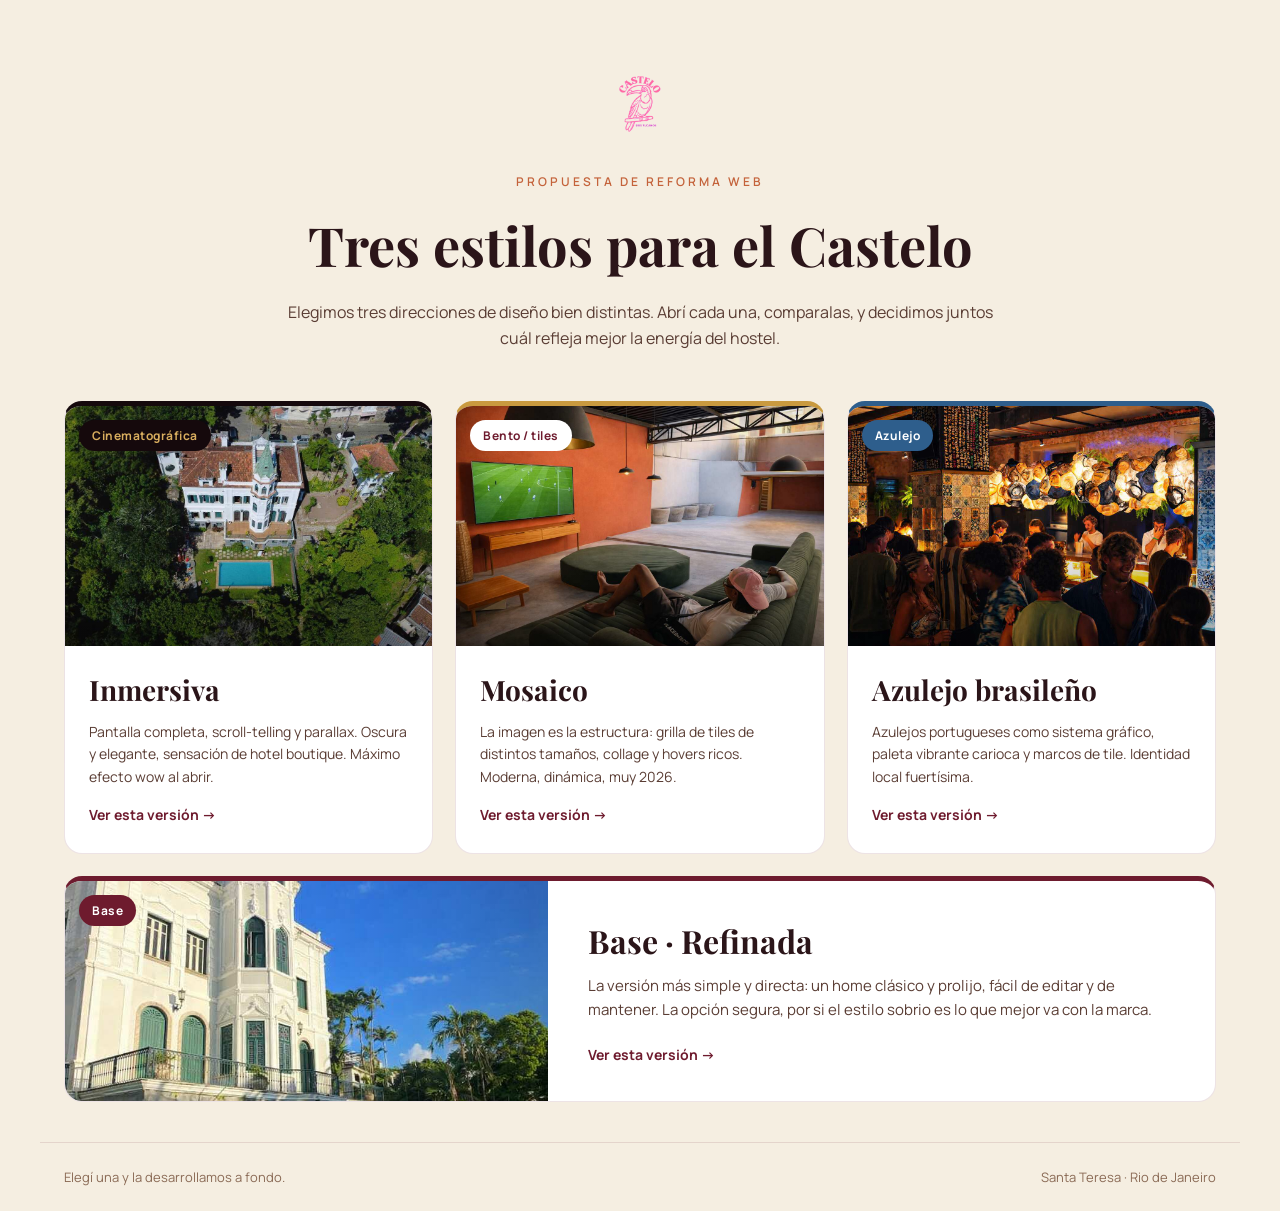
<file: index.html>
<!DOCTYPE html>
<html lang="es">
<head>
<meta charset="utf-8">
<meta name="viewport" content="width=device-width, initial-scale=1">
<title>Castelo dos Tucanos — Propuestas de diseño</title>
<link rel="preconnect" href="https://fonts.googleapis.com">
<link rel="preconnect" href="https://fonts.gstatic.com" crossorigin>
<link href="https://fonts.googleapis.com/css2?family=Playfair+Display:wght@600;700&family=Manrope:wght@400;500;600;700&display=swap" rel="stylesheet">
<link rel="stylesheet" href="assets/css/versiones.css">
</head>
<body class="sel">

<header class="sel-top">
  <img src="images/logopng.png" alt="Castelo dos Tucanos" class="sel-logo">
  <span class="sel-eyebrow">Propuesta de reforma web</span>
  <h1>Tres estilos para el Castelo</h1>
  <p>Elegimos tres direcciones de diseño bien distintas. Abrí cada una, comparalas, y decidimos juntos cuál refleja mejor la energía del hostel.</p>
</header>

<main class="sel-grid">

  <a class="sel-card card-imm" href="inmersiva.html">
    <div class="sel-thumb" style="background-image:url('images/hero.jpg')"><span class="sel-tagimm">Cinematográfica</span></div>
    <div class="sel-body">
      <h2>Inmersiva</h2>
      <p>Pantalla completa, scroll-telling y parallax. Oscura y elegante, sensación de hotel boutique. Máximo efecto wow al abrir.</p>
      <span class="sel-go">Ver esta versión →</span>
    </div>
  </a>

  <a class="sel-card card-mos" href="mosaico.html">
    <div class="sel-thumb" style="background-image:url('images/house.jpg')"><span class="sel-tagmos">Bento / tiles</span></div>
    <div class="sel-body">
      <h2>Mosaico</h2>
      <p>La imagen es la estructura: grilla de tiles de distintos tamaños, collage y hovers ricos. Moderna, dinámica, muy 2026.</p>
      <span class="sel-go">Ver esta versión →</span>
    </div>
  </a>

  <a class="sel-card card-azu" href="azulejo.html">
    <div class="sel-thumb" style="background-image:url('images/bar.jpg')"><span class="sel-tagazu">Azulejo</span></div>
    <div class="sel-body">
      <h2>Azulejo brasileño</h2>
      <p>Azulejos portugueses como sistema gráfico, paleta vibrante carioca y marcos de tile. Identidad local fuertísima.</p>
      <span class="sel-go">Ver esta versión →</span>
    </div>
  </a>

  <a class="sel-card sel-wide card-base" href="base.html">
    <div class="sel-thumb" style="background-image:url('images/castelo.jpg')"><span class="sel-tagbase">Base</span></div>
    <div class="sel-body">
      <h2>Base · Refinada</h2>
      <p>La versión más simple y directa: un home clásico y prolijo, fácil de editar y de mantener. La opción segura, por si el estilo sobrio es lo que mejor va con la marca.</p>
      <span class="sel-go">Ver esta versión →</span>
    </div>
  </a>

</main>

<footer class="sel-foot">
  <span>Elegí una y la desarrollamos a fondo.</span>
  <span>Santa Teresa · Rio de Janeiro</span>
</footer>

</body>
</html>
</file>
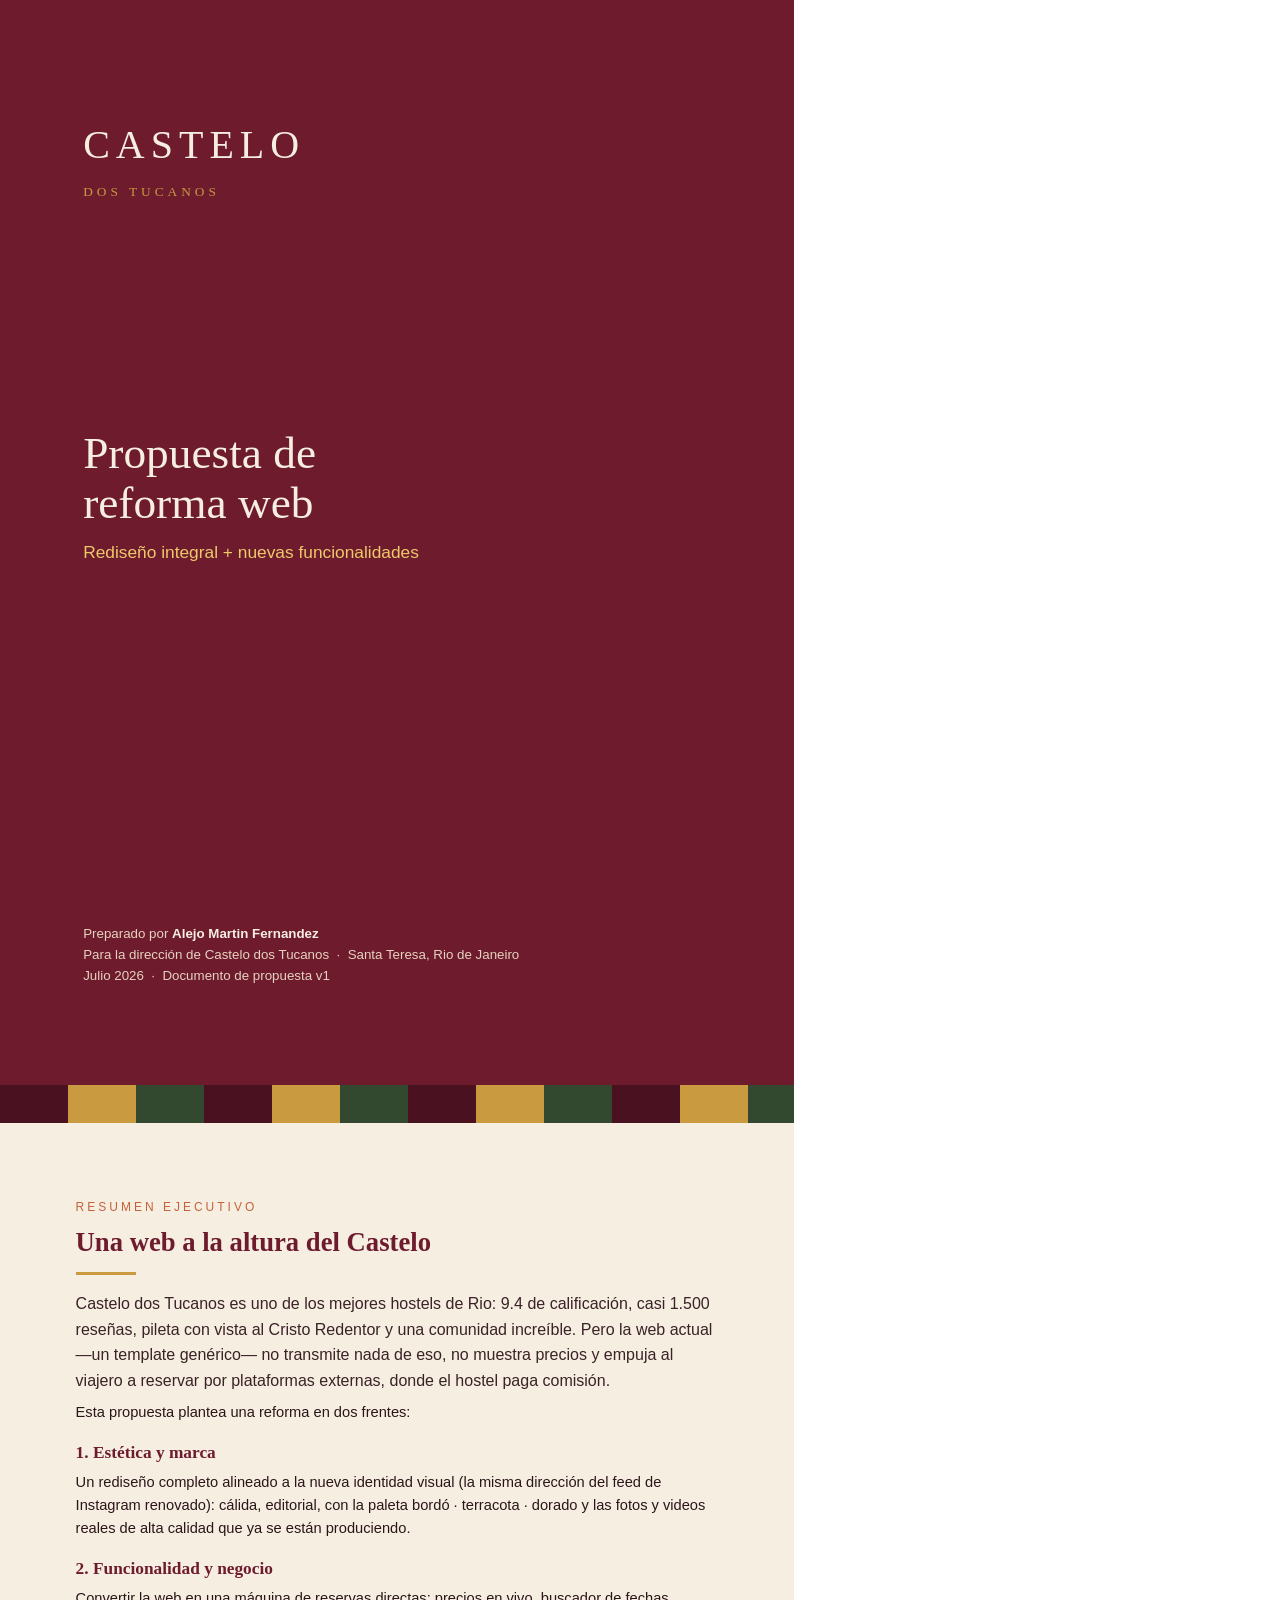
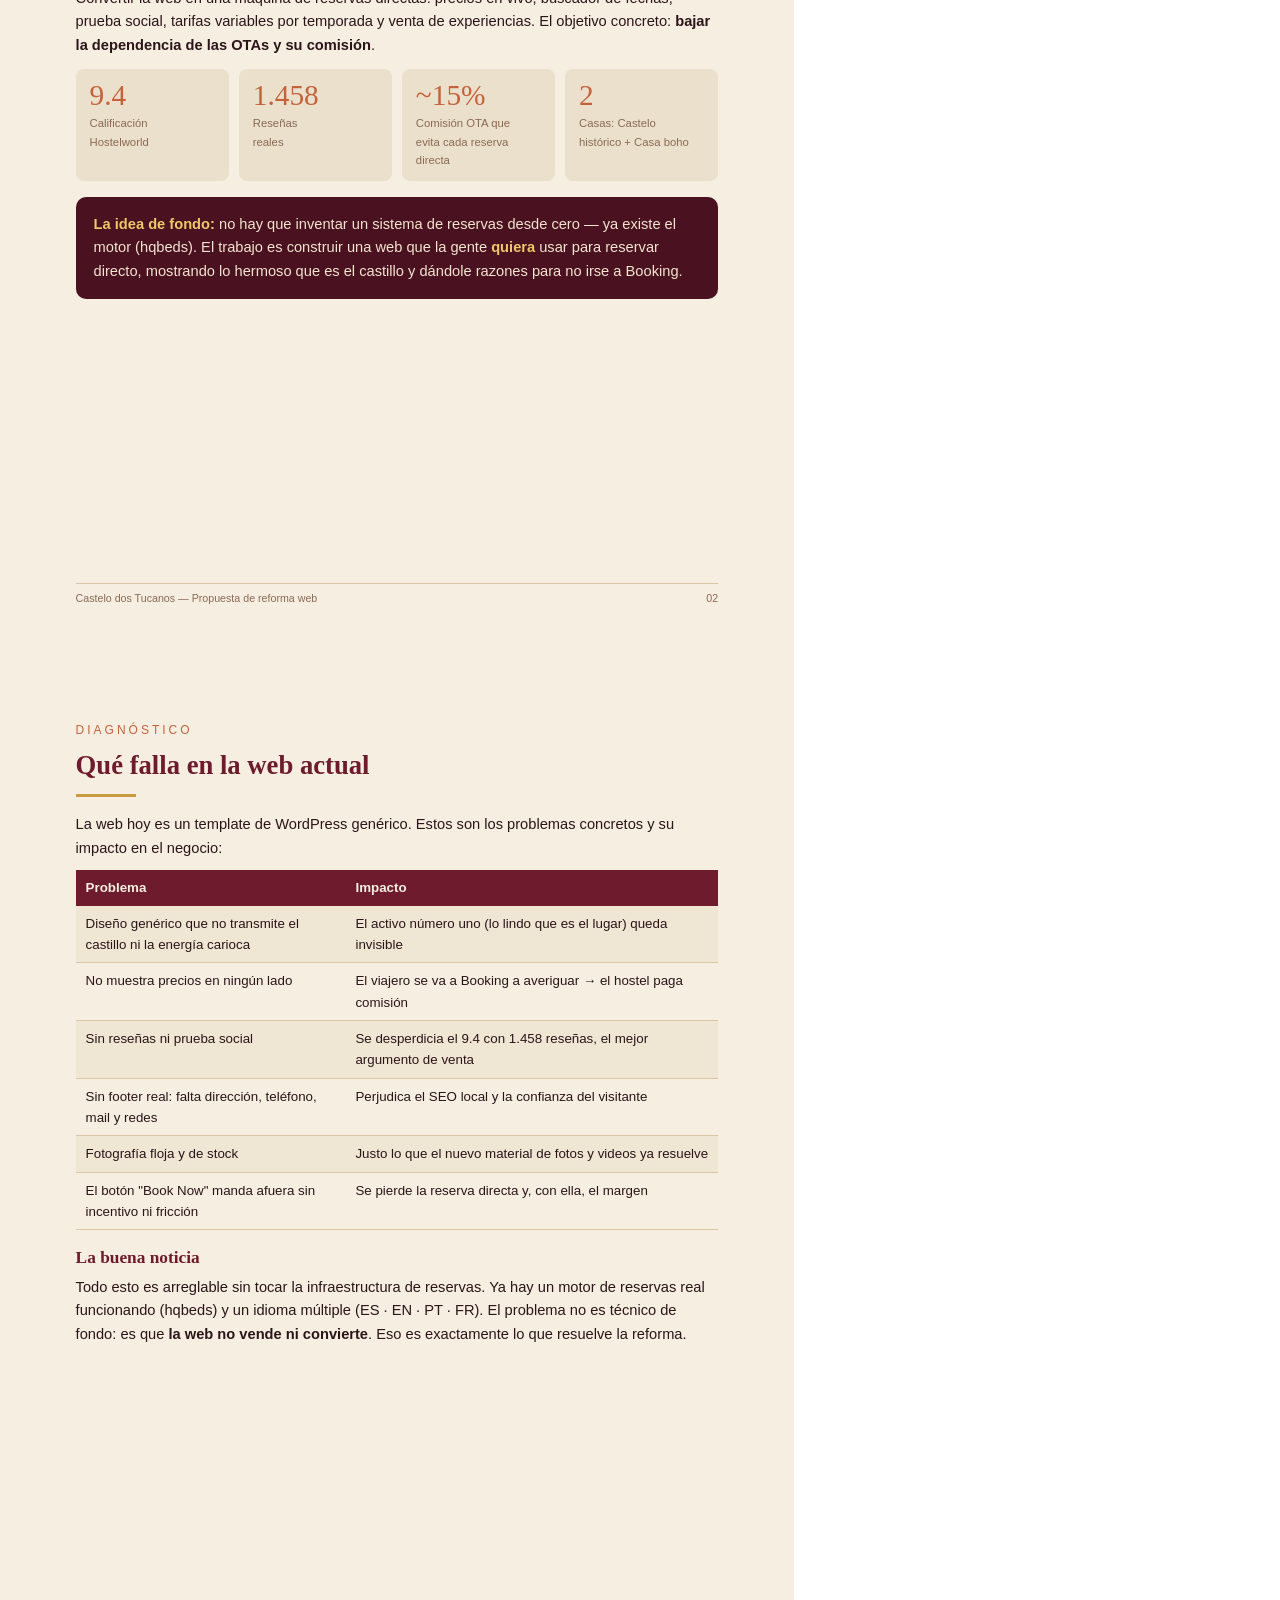
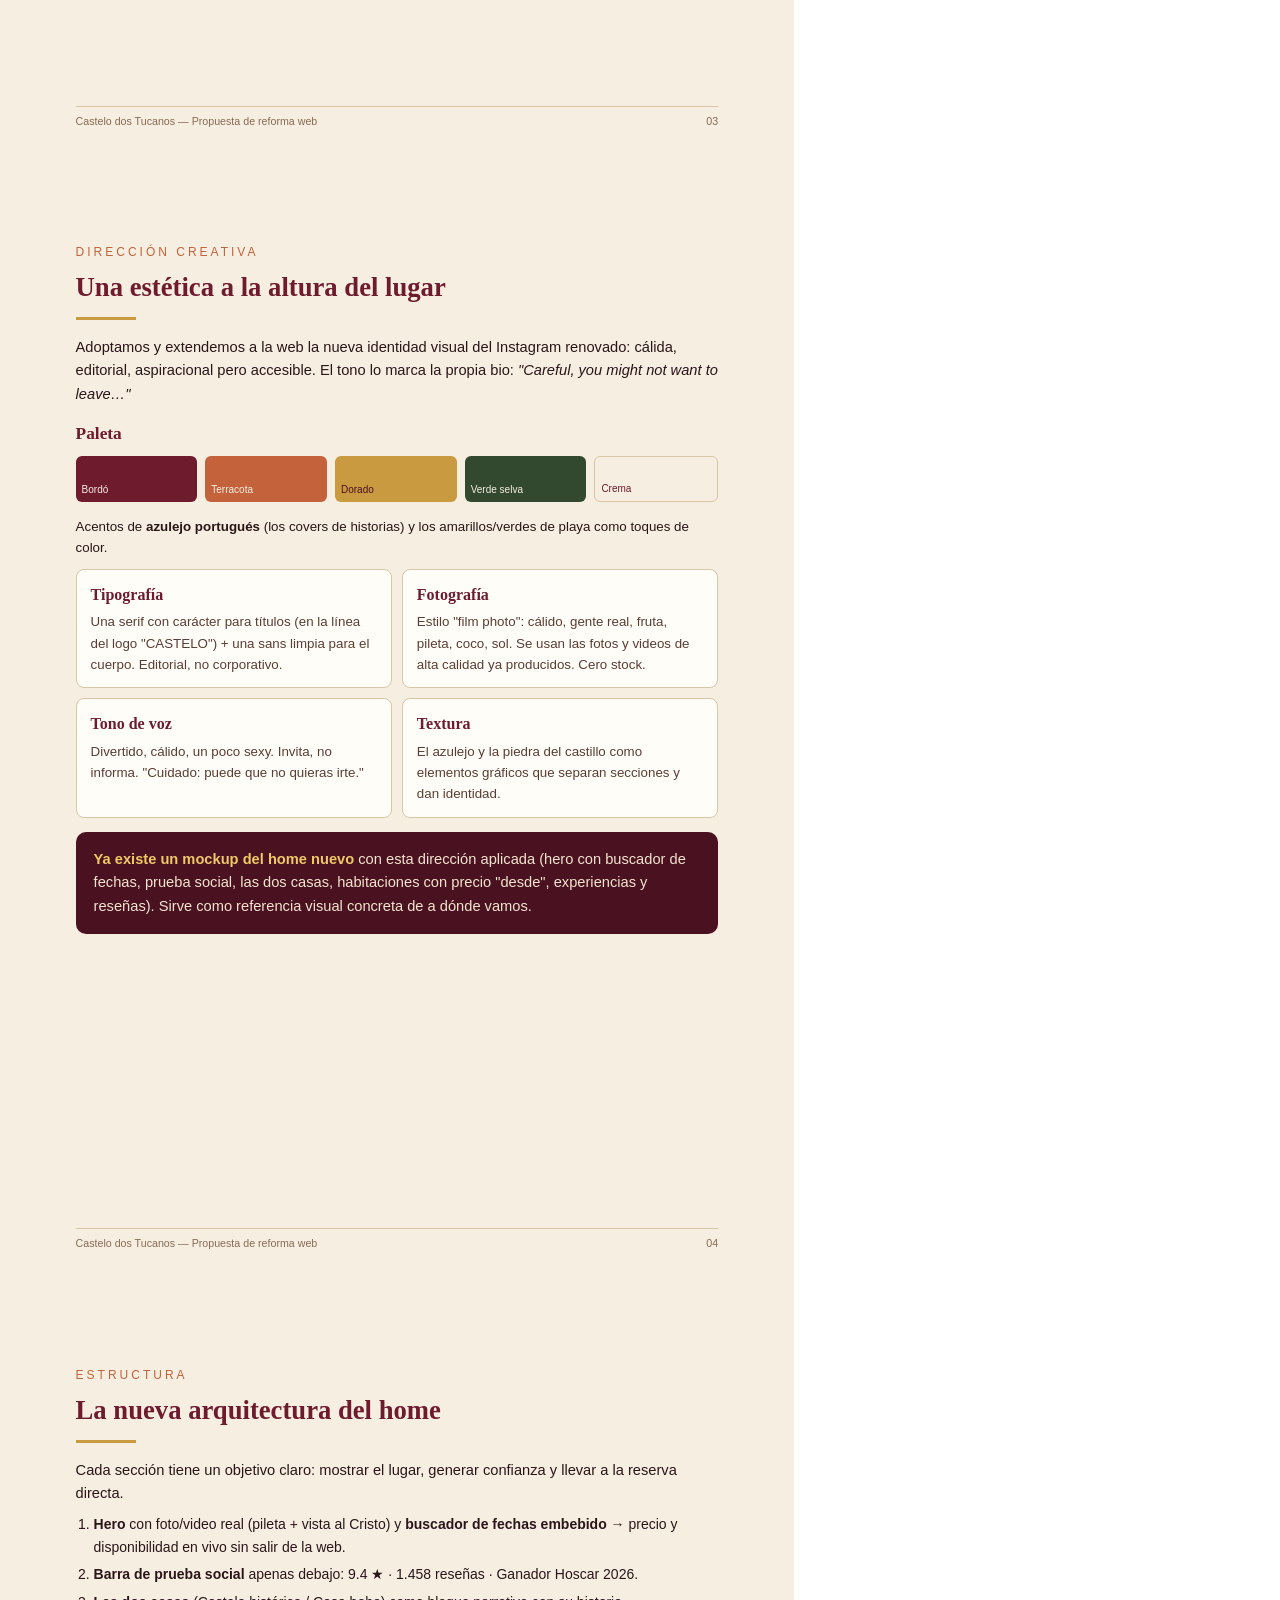
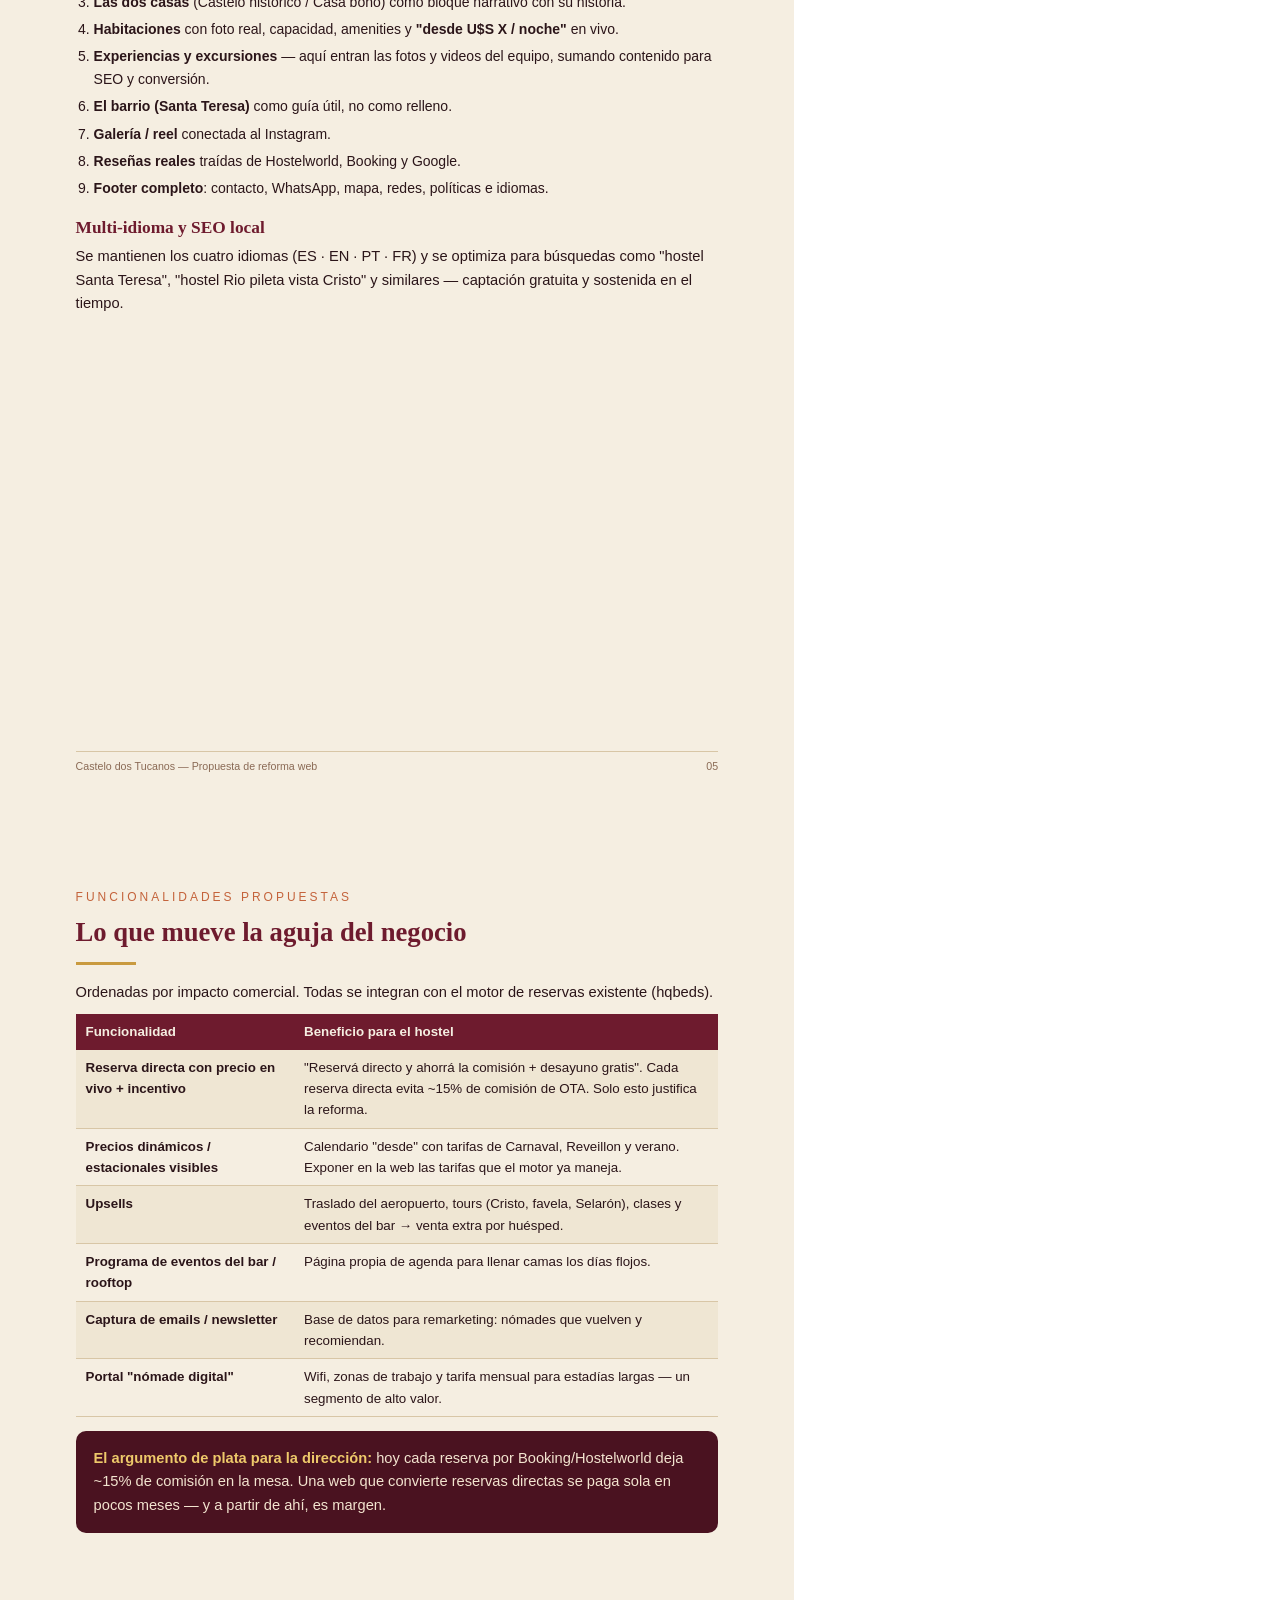
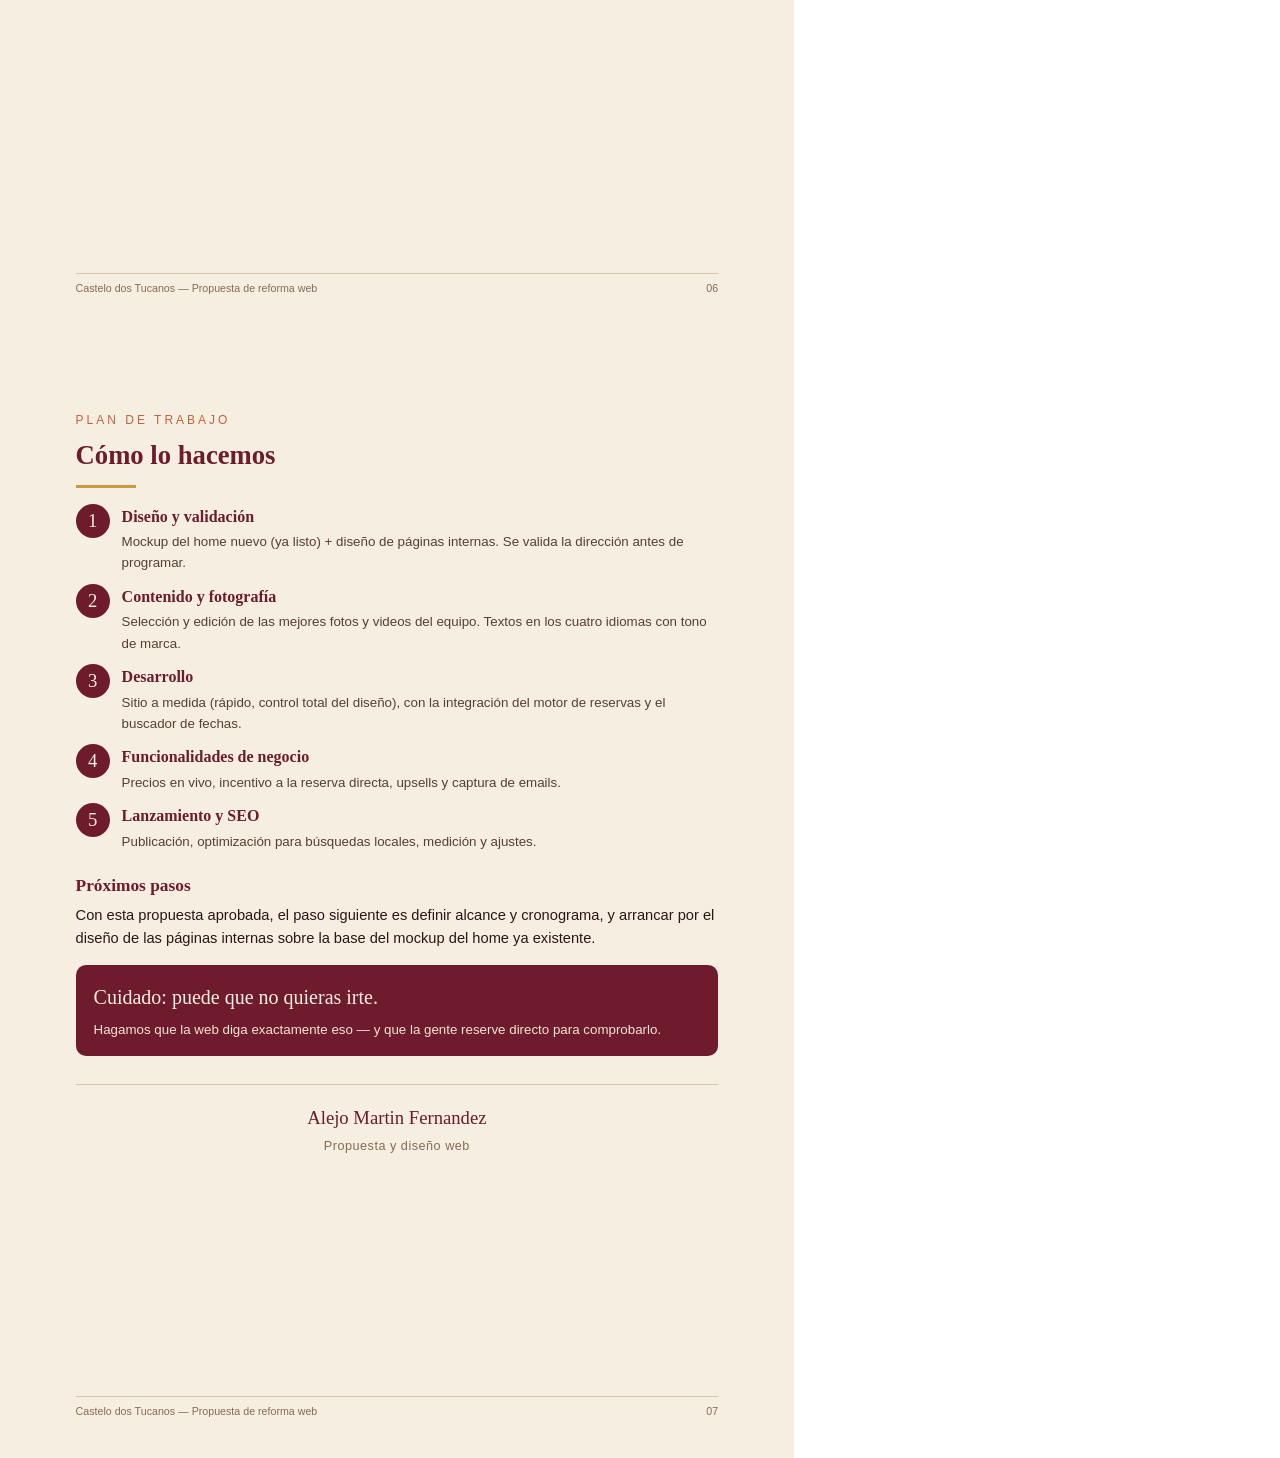
<file: propuesta/propuesta.html>
<!DOCTYPE html>
<html lang="es">
<head>
<meta charset="utf-8">
<style>
  @page { size: A4; margin: 0; }
  * { box-sizing: border-box; margin: 0; padding: 0; }
  html { -webkit-print-color-adjust: exact; print-color-adjust: exact; }
  body {
    font-family: "Helvetica Neue", Arial, sans-serif;
    color: #2B1519; line-height: 1.6; font-size: 11pt;
  }
  h1,h2,h3 { font-family: Georgia, "Times New Roman", serif; font-weight: 600; }
  .serif { font-family: Georgia, "Times New Roman", serif; }
  .page {
    width: 210mm; min-height: 297mm; padding: 20mm 20mm 18mm;
    page-break-after: always; position: relative; background: #F5EEE1;
  }
  .page:last-child { page-break-after: auto; }

  /* Cover */
  .cover { background: #6E1B2E; color: #F5EEE1; padding: 0; display: flex; flex-direction: column; }
  .cover-top { flex: 1; padding: 30mm 22mm 0; }
  .cover-band { height: 10mm; background: repeating-linear-gradient(90deg,#4A1220 0 18mm,#C99A3F 18mm 36mm,#33492F 36mm 54mm); }
  .cover-logo { font-family: Georgia, serif; font-size: 30pt; letter-spacing: 6px; color: #F5EEE1; }
  .cover-logo small { display:block; font-size: 10pt; letter-spacing: 4px; color:#C99A3F; margin-top: 4px; }
  .cover-title { font-size: 34pt; line-height: 1.1; margin-top: 60mm; color: #F5EEE1; }
  .cover-sub { font-size: 13pt; color: #EEC96A; margin-top: 10px; }
  .cover-meta { padding: 0 22mm 26mm; font-size: 10pt; color: #E6D2BE; }
  .cover-meta b { color: #F5EEE1; }

  /* Content */
  .eyebrow { font-size: 9pt; letter-spacing: 3px; color: #C4633B; text-transform: uppercase; margin-bottom: 4px; }
  h2.sec { font-size: 20pt; color: #6E1B2E; margin-bottom: 6px; }
  h3 { font-size: 13pt; color: #6E1B2E; margin: 14px 0 4px; }
  p { margin-bottom: 8px; }
  .lead { font-size: 12pt; color: #3A2226; }
  .rule { height: 3px; width: 60px; background: #C99A3F; margin: 8px 0 16px; }

  table { width: 100%; border-collapse: collapse; margin: 10px 0 14px; font-size: 10pt; }
  th { background: #6E1B2E; color: #F5EEE1; text-align: left; padding: 7px 10px; font-weight: 600; }
  td { padding: 7px 10px; border-bottom: 0.5px solid #D8C6A6; vertical-align: top; }
  tr:nth-child(even) td { background: #EFE6D3; }

  .stats { display: flex; gap: 10px; margin: 12px 0 16px; }
  .stat { flex: 1; background: #EBE0CC; border-radius: 8px; padding: 12px 14px; }
  .stat .n { font-family: Georgia, serif; font-size: 22pt; color: #C4633B; line-height: 1; }
  .stat .l { font-size: 8.5pt; color: #8A6A55; margin-top: 4px; }

  .cards { display: flex; gap: 10px; flex-wrap: wrap; margin: 10px 0; }
  .card { flex: 1 1 45%; background: #FFFdf8; border: 0.5px solid #D8C6A6; border-radius: 8px; padding: 12px 14px; }
  .card h4 { font-family: Georgia, serif; color: #6E1B2E; font-size: 12pt; margin-bottom: 4px; }
  .card p { font-size: 10pt; color: #5A3D34; margin: 0; }
  .card .tag { display:inline-block; font-size:8pt; background:#C99A3F; color:#4A1220; padding:2px 8px; border-radius:10px; margin-bottom:6px; }

  .swatches { display: flex; gap: 8px; margin: 8px 0 14px; }
  .sw { flex:1; height: 46px; border-radius: 6px; display:flex; align-items:flex-end; padding:4px 6px; font-size:7.5pt; }

  ol.arch { margin: 6px 0 6px 18px; font-size: 10.5pt; }
  ol.arch li { margin-bottom: 5px; }

  .phase { display:flex; gap:12px; margin-bottom:10px; }
  .phase .num { flex:0 0 34px; height:34px; border-radius:50%; background:#6E1B2E; color:#F5EEE1; font-family:Georgia,serif; font-size:14pt; display:flex; align-items:center; justify-content:center; }
  .phase .body h4 { font-family:Georgia,serif; color:#6E1B2E; font-size:12pt; margin-bottom:2px; }
  .phase .body p { font-size:10pt; color:#5A3D34; margin:0; }

  .callout { background:#4A1220; color:#F3E4CF; border-radius:10px; padding:16px 18px; margin:14px 0; }
  .callout b { color:#EEC96A; }

  .foot { position:absolute; bottom:10mm; left:20mm; right:20mm; font-size:8pt; color:#8A6A55; border-top:0.5px solid #D8C6A6; padding-top:6px; display:flex; justify-content:space-between; }
</style>
</head>
<body>

<!-- COVER -->
<div class="page cover">
  <div class="cover-top">
    <div class="cover-logo">CASTELO<small>DOS TUCANOS</small></div>
    <div class="cover-title serif">Propuesta de<br>reforma web</div>
    <div class="cover-sub">Rediseño integral + nuevas funcionalidades</div>
  </div>
  <div class="cover-meta">
    Preparado por <b>Alejo Martin Fernandez</b><br>
    Para la dirección de Castelo dos Tucanos &nbsp;·&nbsp; Santa Teresa, Rio de Janeiro<br>
    Julio 2026 &nbsp;·&nbsp; Documento de propuesta v1
  </div>
  <div class="cover-band"></div>
</div>

<!-- RESUMEN EJECUTIVO -->
<div class="page">
  <div class="eyebrow">Resumen ejecutivo</div>
  <h2 class="sec serif">Una web a la altura del Castelo</h2>
  <div class="rule"></div>
  <p class="lead">Castelo dos Tucanos es uno de los mejores hostels de Rio: 9.4 de calificación, casi 1.500 reseñas, pileta con vista al Cristo Redentor y una comunidad increíble. Pero la web actual —un template genérico— no transmite nada de eso, no muestra precios y empuja al viajero a reservar por plataformas externas, donde el hostel paga comisión.</p>
  <p>Esta propuesta plantea una reforma en dos frentes:</p>

  <h3>1. Estética y marca</h3>
  <p>Un rediseño completo alineado a la nueva identidad visual (la misma dirección del feed de Instagram renovado): cálida, editorial, con la paleta bordó · terracota · dorado y las fotos y videos reales de alta calidad que ya se están produciendo.</p>

  <h3>2. Funcionalidad y negocio</h3>
  <p>Convertir la web en una máquina de reservas directas: precios en vivo, buscador de fechas, prueba social, tarifas variables por temporada y venta de experiencias. El objetivo concreto: <b>bajar la dependencia de las OTAs y su comisión</b>.</p>

  <div class="stats">
    <div class="stat"><div class="n">9.4</div><div class="l">Calificación<br>Hostelworld</div></div>
    <div class="stat"><div class="n">1.458</div><div class="l">Reseñas<br>reales</div></div>
    <div class="stat"><div class="n">~15%</div><div class="l">Comisión OTA que<br>evita cada reserva directa</div></div>
    <div class="stat"><div class="n">2</div><div class="l">Casas: Castelo<br>histórico + Casa boho</div></div>
  </div>

  <div class="callout">
    <b>La idea de fondo:</b> no hay que inventar un sistema de reservas desde cero — ya existe el motor (hqbeds). El trabajo es construir una web que la gente <b>quiera</b> usar para reservar directo, mostrando lo hermoso que es el castillo y dándole razones para no irse a Booking.
  </div>

  <div class="foot"><span>Castelo dos Tucanos — Propuesta de reforma web</span><span>02</span></div>
</div>

<!-- DIAGNOSTICO -->
<div class="page">
  <div class="eyebrow">Diagnóstico</div>
  <h2 class="sec serif">Qué falla en la web actual</h2>
  <div class="rule"></div>
  <p>La web hoy es un template de WordPress genérico. Estos son los problemas concretos y su impacto en el negocio:</p>

  <table>
    <tr><th style="width:42%">Problema</th><th>Impacto</th></tr>
    <tr><td>Diseño genérico que no transmite el castillo ni la energía carioca</td><td>El activo número uno (lo lindo que es el lugar) queda invisible</td></tr>
    <tr><td>No muestra precios en ningún lado</td><td>El viajero se va a Booking a averiguar → el hostel paga comisión</td></tr>
    <tr><td>Sin reseñas ni prueba social</td><td>Se desperdicia el 9.4 con 1.458 reseñas, el mejor argumento de venta</td></tr>
    <tr><td>Sin footer real: falta dirección, teléfono, mail y redes</td><td>Perjudica el SEO local y la confianza del visitante</td></tr>
    <tr><td>Fotografía floja y de stock</td><td>Justo lo que el nuevo material de fotos y videos ya resuelve</td></tr>
    <tr><td>El botón "Book Now" manda afuera sin incentivo ni fricción</td><td>Se pierde la reserva directa y, con ella, el margen</td></tr>
  </table>

  <h3>La buena noticia</h3>
  <p>Todo esto es arreglable sin tocar la infraestructura de reservas. Ya hay un motor de reservas real funcionando (hqbeds) y un idioma múltiple (ES · EN · PT · FR). El problema no es técnico de fondo: es que <b>la web no vende ni convierte</b>. Eso es exactamente lo que resuelve la reforma.</p>

  <div class="foot"><span>Castelo dos Tucanos — Propuesta de reforma web</span><span>03</span></div>
</div>

<!-- ACTIVO / ESTETICA -->
<div class="page">
  <div class="eyebrow">Dirección creativa</div>
  <h2 class="sec serif">Una estética a la altura del lugar</h2>
  <div class="rule"></div>
  <p>Adoptamos y extendemos a la web la nueva identidad visual del Instagram renovado: cálida, editorial, aspiracional pero accesible. El tono lo marca la propia bio: <i>"Careful, you might not want to leave…"</i></p>

  <h3>Paleta</h3>
  <div class="swatches">
    <div class="sw" style="background:#6E1B2E;color:#F5EEE1">Bordó</div>
    <div class="sw" style="background:#C4633B;color:#F5EEE1">Terracota</div>
    <div class="sw" style="background:#C99A3F;color:#4A1220">Dorado</div>
    <div class="sw" style="background:#33492F;color:#F5EEE1">Verde selva</div>
    <div class="sw" style="background:#F5EEE1;color:#6E1B2E;border:0.5px solid #D8C6A6">Crema</div>
  </div>
  <p style="font-size:10pt">Acentos de <b>azulejo portugués</b> (los covers de historias) y los amarillos/verdes de playa como toques de color.</p>

  <div class="cards">
    <div class="card"><h4>Tipografía</h4><p>Una serif con carácter para títulos (en la línea del logo "CASTELO") + una sans limpia para el cuerpo. Editorial, no corporativo.</p></div>
    <div class="card"><h4>Fotografía</h4><p>Estilo "film photo": cálido, gente real, fruta, pileta, coco, sol. Se usan las fotos y videos de alta calidad ya producidos. Cero stock.</p></div>
    <div class="card"><h4>Tono de voz</h4><p>Divertido, cálido, un poco sexy. Invita, no informa. "Cuidado: puede que no quieras irte."</p></div>
    <div class="card"><h4>Textura</h4><p>El azulejo y la piedra del castillo como elementos gráficos que separan secciones y dan identidad.</p></div>
  </div>

  <div class="callout">
    <b>Ya existe un mockup del home nuevo</b> con esta dirección aplicada (hero con buscador de fechas, prueba social, las dos casas, habitaciones con precio "desde", experiencias y reseñas). Sirve como referencia visual concreta de a dónde vamos.
  </div>

  <div class="foot"><span>Castelo dos Tucanos — Propuesta de reforma web</span><span>04</span></div>
</div>

<!-- ARQUITECTURA -->
<div class="page">
  <div class="eyebrow">Estructura</div>
  <h2 class="sec serif">La nueva arquitectura del home</h2>
  <div class="rule"></div>
  <p>Cada sección tiene un objetivo claro: mostrar el lugar, generar confianza y llevar a la reserva directa.</p>
  <ol class="arch">
    <li><b>Hero</b> con foto/video real (pileta + vista al Cristo) y <b>buscador de fechas embebido</b> → precio y disponibilidad en vivo sin salir de la web.</li>
    <li><b>Barra de prueba social</b> apenas debajo: 9.4 ★ · 1.458 reseñas · Ganador Hoscar 2026.</li>
    <li><b>Las dos casas</b> (Castelo histórico / Casa boho) como bloque narrativo con su historia.</li>
    <li><b>Habitaciones</b> con foto real, capacidad, amenities y <b>"desde U$S X / noche"</b> en vivo.</li>
    <li><b>Experiencias y excursiones</b> — aquí entran las fotos y videos del equipo, sumando contenido para SEO y conversión.</li>
    <li><b>El barrio (Santa Teresa)</b> como guía útil, no como relleno.</li>
    <li><b>Galería / reel</b> conectada al Instagram.</li>
    <li><b>Reseñas reales</b> traídas de Hostelworld, Booking y Google.</li>
    <li><b>Footer completo</b>: contacto, WhatsApp, mapa, redes, políticas e idiomas.</li>
  </ol>

  <h3>Multi-idioma y SEO local</h3>
  <p>Se mantienen los cuatro idiomas (ES · EN · PT · FR) y se optimiza para búsquedas como "hostel Santa Teresa", "hostel Rio pileta vista Cristo" y similares — captación gratuita y sostenida en el tiempo.</p>

  <div class="foot"><span>Castelo dos Tucanos — Propuesta de reforma web</span><span>05</span></div>
</div>

<!-- FUNCIONALIDADES -->
<div class="page">
  <div class="eyebrow">Funcionalidades propuestas</div>
  <h2 class="sec serif">Lo que mueve la aguja del negocio</h2>
  <div class="rule"></div>
  <p>Ordenadas por impacto comercial. Todas se integran con el motor de reservas existente (hqbeds).</p>

  <table>
    <tr><th style="width:34%">Funcionalidad</th><th>Beneficio para el hostel</th></tr>
    <tr><td><b>Reserva directa con precio en vivo + incentivo</b></td><td>"Reservá directo y ahorrá la comisión + desayuno gratis". Cada reserva directa evita ~15% de comisión de OTA. Solo esto justifica la reforma.</td></tr>
    <tr><td><b>Precios dinámicos / estacionales visibles</b></td><td>Calendario "desde" con tarifas de Carnaval, Reveillon y verano. Exponer en la web las tarifas que el motor ya maneja.</td></tr>
    <tr><td><b>Upsells</b></td><td>Traslado del aeropuerto, tours (Cristo, favela, Selarón), clases y eventos del bar → venta extra por huésped.</td></tr>
    <tr><td><b>Programa de eventos del bar / rooftop</b></td><td>Página propia de agenda para llenar camas los días flojos.</td></tr>
    <tr><td><b>Captura de emails / newsletter</b></td><td>Base de datos para remarketing: nómades que vuelven y recomiendan.</td></tr>
    <tr><td><b>Portal "nómade digital"</b></td><td>Wifi, zonas de trabajo y tarifa mensual para estadías largas — un segmento de alto valor.</td></tr>
  </table>

  <div class="callout">
    <b>El argumento de plata para la dirección:</b> hoy cada reserva por Booking/Hostelworld deja ~15% de comisión en la mesa. Una web que convierte reservas directas se paga sola en pocos meses — y a partir de ahí, es margen.
  </div>

  <div class="foot"><span>Castelo dos Tucanos — Propuesta de reforma web</span><span>06</span></div>
</div>

<!-- FASES / CIERRE -->
<div class="page">
  <div class="eyebrow">Plan de trabajo</div>
  <h2 class="sec serif">Cómo lo hacemos</h2>
  <div class="rule"></div>

  <div class="phase"><div class="num">1</div><div class="body"><h4>Diseño y validación</h4><p>Mockup del home nuevo (ya listo) + diseño de páginas internas. Se valida la dirección antes de programar.</p></div></div>
  <div class="phase"><div class="num">2</div><div class="body"><h4>Contenido y fotografía</h4><p>Selección y edición de las mejores fotos y videos del equipo. Textos en los cuatro idiomas con tono de marca.</p></div></div>
  <div class="phase"><div class="num">3</div><div class="body"><h4>Desarrollo</h4><p>Sitio a medida (rápido, control total del diseño), con la integración del motor de reservas y el buscador de fechas.</p></div></div>
  <div class="phase"><div class="num">4</div><div class="body"><h4>Funcionalidades de negocio</h4><p>Precios en vivo, incentivo a la reserva directa, upsells y captura de emails.</p></div></div>
  <div class="phase"><div class="num">5</div><div class="body"><h4>Lanzamiento y SEO</h4><p>Publicación, optimización para búsquedas locales, medición y ajustes.</p></div></div>

  <h3 style="margin-top:20px">Próximos pasos</h3>
  <p>Con esta propuesta aprobada, el paso siguiente es definir alcance y cronograma, y arrancar por el diseño de las páginas internas sobre la base del mockup del home ya existente.</p>

  <div class="callout" style="background:#6E1B2E">
    <div style="font-family:Georgia,serif;font-size:15pt;color:#F5EEE1;margin-bottom:6px">Cuidado: puede que no quieras irte.</div>
    <div style="font-size:10pt;color:#F3E4CF">Hagamos que la web diga exactamente eso — y que la gente reserve directo para comprobarlo.</div>
  </div>

  <div style="margin-top:28px;text-align:center;border-top:0.5px solid #D8C6A6;padding-top:18px">
    <div style="font-family:Georgia,serif;font-size:14pt;color:#6E1B2E">Alejo Martin Fernandez</div>
    <div style="font-size:9.5pt;color:#8A6A55;margin-top:3px;letter-spacing:.5px">Propuesta y diseño web</div>
  </div>

  <div class="foot"><span>Castelo dos Tucanos — Propuesta de reforma web</span><span>07</span></div>
</div>

</body>
</html>
</file>
<file: assets/css/versiones.css>
:root{
  --paper:#F5EEE1; --ink:#2B1519; --muted:#8A6A55; --vinho:#6E1B2E; --gold:#C99A3F; --terra:#C4633B;
  --serif:"Playfair Display",Georgia,serif; --sans:"Manrope",system-ui,sans-serif;
  --ease-out:cubic-bezier(0.23,1,0.32,1);
}
*{box-sizing:border-box;margin:0;padding:0}
body.sel{font-family:var(--sans);background:var(--paper);color:var(--ink);line-height:1.6;min-height:100vh}
img{display:block;max-width:100%}
a{color:inherit;text-decoration:none}

.sel-top{text-align:center;max-width:760px;margin:0 auto;padding:56px 24px 30px}
.sel-logo{height:96px;margin:0 auto 16px;filter:invert(12%) sepia(40%) saturate(2600%) hue-rotate(300deg)}
.sel-eyebrow{display:inline-block;font-size:12px;letter-spacing:3px;text-transform:uppercase;color:var(--terra);font-weight:600}
.sel-top h1{font-family:var(--serif);font-size:clamp(34px,5vw,54px);font-weight:700;margin:8px 0 12px}
.sel-top p{font-size:16px;color:#5A3D34}

.sel-grid{max-width:1200px;margin:0 auto;padding:20px 24px 40px;display:grid;
  grid-template-columns:repeat(3,1fr);gap:22px}
.sel-card{border-radius:18px;overflow:hidden;background:#fff;border:1px solid rgba(110,27,46,.12);
  transition:transform .35s var(--ease-out),box-shadow .35s var(--ease-out);display:flex;flex-direction:column}
.sel-card:hover{transform:translateY(-8px);box-shadow:0 30px 60px -30px rgba(110,27,46,.5)}
.sel-thumb{height:240px;background-size:cover;background-position:center;position:relative;display:flex;align-items:flex-start}
.sel-thumb::after{content:"";position:absolute;inset:0;background:linear-gradient(180deg,transparent 50%,rgba(0,0,0,.35))}
.sel-thumb span{position:relative;z-index:1;margin:14px;font-size:12px;font-weight:700;letter-spacing:.5px;
  padding:6px 13px;border-radius:20px}
.sel-tagimm{background:#15090C;color:#D9AE5F}
.sel-tagmos{background:#fff;color:#6E1B2E}
.sel-tagazu{background:#2E5E8C;color:#fff}
.sel-body{padding:22px 24px 26px;flex:1;display:flex;flex-direction:column}
.sel-body h2{font-family:var(--serif);font-size:28px;font-weight:700;margin-bottom:8px}
.sel-body p{font-size:14px;color:#5A3D34;flex:1}
.sel-go{margin-top:16px;font-weight:700;font-size:14px;color:var(--vinho);transition:transform .2s var(--ease-out)}
.sel-card:hover .sel-go{transform:translateX(4px)}

/* acentos por card */
.card-imm{border-top:5px solid #15090C}
.card-mos{border-top:5px solid var(--gold)}
.card-azu{border-top:5px solid #2E5E8C}
.card-base{border-top:5px solid var(--vinho)}
.sel-tagbase{background:var(--vinho);color:#fff}

/* 4ta card: full-width, horizontal */
.sel-wide{grid-column:1/-1;flex-direction:row}
.sel-wide .sel-thumb{width:42%;height:auto;min-height:220px;flex-shrink:0}
.sel-wide .sel-thumb::after{background:linear-gradient(90deg,transparent 50%,rgba(0,0,0,.25))}
.sel-wide .sel-body{padding:34px 40px;justify-content:center}
.sel-wide .sel-body h2{font-size:32px}
.sel-wide .sel-body p{max-width:620px;font-size:15px;flex:none;margin-bottom:6px}

@media (max-width:820px){
  .sel-wide{flex-direction:column}
  .sel-wide .sel-thumb{width:100%;height:220px}
}

.sel-foot{max-width:1200px;margin:0 auto;padding:24px;display:flex;justify-content:space-between;align-items:center;
  border-top:1px solid rgba(110,27,46,.12);font-size:13px;color:var(--muted)}
.sel-foot a{color:var(--vinho);font-weight:600}

@media (max-width:820px){.sel-grid{grid-template-columns:1fr}}
</file>
